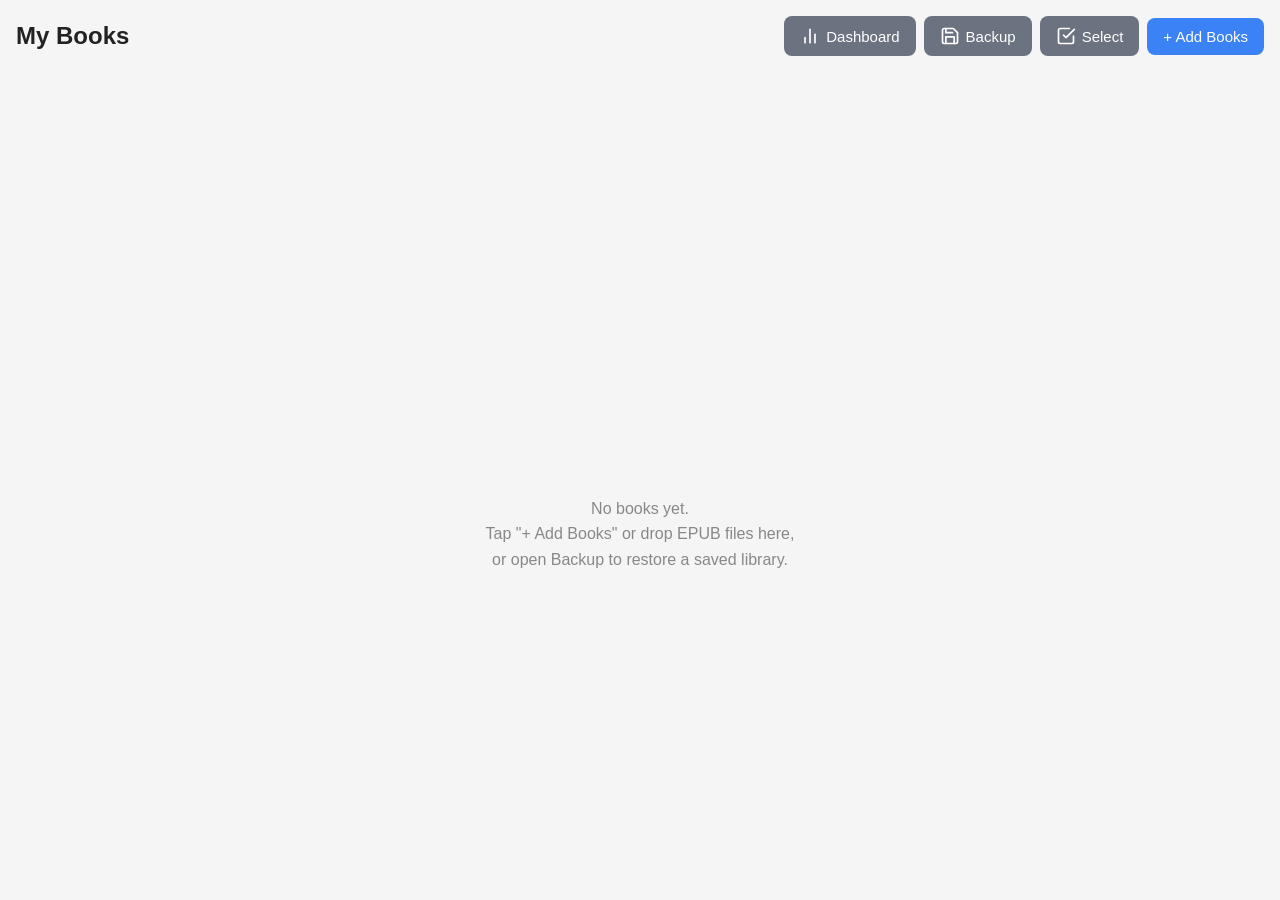
<file: index.html>
<!doctype html>
<html lang="en">
  <head>
    <meta charset="UTF-8" />
    <meta
      name="viewport"
      content="width=device-width, initial-scale=1.0, maximum-scale=1.0, user-scalable=no"
    />
    <meta name="theme-color" content="#1a1a1a" />
    <meta name="description" content="Offline EPUB Reader" />

    <title>My Ebook Reader</title>

    <!-- PWA Manifest -->
    <link rel="manifest" href="manifest.json" />

    <!-- Styles -->
    <link rel="stylesheet" href="css/styles.css" />

    <!-- Libraries -->
    <script src="libs/jszip.min.js"></script>
    <script src="libs/epub.min.js"></script>
    <script src="libs/localforage.min.js"></script>
  </head>
  <body>
    <!-- LIBRARY VIEW  -->
    <!-- Library View -->
    <div id="library-view">
      <header class="header">
        <h1>My Books</h1>
        <div class="header-buttons">
          <a
            href="dashboard.html"
            class="btn btn-secondary btn-iconic"
            title="Dashboard"
            aria-label="Dashboard"
          >
            <span class="btn-ico" data-icon="chart"></span>
            <span class="btn-label">Dashboard</span>
          </a>
          <button
            id="backup-btn"
            class="btn btn-secondary btn-iconic"
            title="Backup"
            aria-label="Backup"
          >
            <span class="btn-ico" data-icon="save"></span>
            <span class="btn-label">Backup</span>
          </button>
          <button
            id="select-mode-btn"
            class="btn btn-secondary btn-iconic"
            title="Select books"
            aria-label="Select books"
          >
            <span class="btn-ico" data-icon="select"></span>
            <span class="btn-label">Select</span>
          </button>
          <button id="add-book-btn" class="btn">
            + Add<span class="hide-sm"> Books</span>
          </button>
          <button
            id="shelf-selected-btn"
            class="btn btn-secondary"
            style="display: none"
          >
            Add to shelf
          </button>
          <button
            id="delete-selected-btn"
            class="btn btn-danger"
            style="display: none"
          >
            Delete Selected
          </button>
        </div>
      </header>

      <div class="select-controls" id="select-controls" style="display: none">
        <label> <input type="checkbox" id="select-all" /> Select All </label>
      </div>

      <input type="file" id="file-input" accept=".epub" multiple hidden />

      <div id="persist-banner" class="persist-banner hidden">
        <span id="persist-text"></span>
        <button class="btn persist-action">Protect library</button>
        <button id="open-backup" class="btn btn-secondary">Back up</button>
        <button
          id="persist-dismiss"
          class="btn-icon"
          data-icon="close"
          aria-label="Dismiss"
        ></button>
      </div>

      <div id="continue-section"></div>

      <div id="filter-bar" class="filter-bar" style="display: none">
        <div class="chips" id="status-chips">
          <button class="chip active" data-status="all" data-label="All">
            All
          </button>
          <button class="chip" data-status="reading" data-label="Reading">
            Reading
          </button>
          <button class="chip" data-status="unread" data-label="Unread">
            Unread
          </button>
          <button class="chip" data-status="finished" data-label="Finished">
            Finished
          </button>
        </div>
        <select id="shelf-filter" aria-label="Shelf"></select>
      </div>

      <div id="book-list" class="book-list"></div>

      <p id="empty-message" class="empty-message" style="display: none">
        No books yet.<br />
        Tap "+ Add Books" or drop EPUB files here,<br />or open Backup to
        restore a saved library.
      </p>
    </div>

    <!--  READER VIEW  -->
    <div id="reader-view" class="hidden">
      <header class="reader-header">
        <button
          id="back-btn"
          class="btn-icon"
          data-icon="back"
          title="Back"
          aria-label="Back"
        ></button>
        <button
          id="drawer-btn"
          class="btn-icon"
          data-icon="menu"
          title="Chapters, bookmarks, images"
          aria-label="Open menu"
        ></button>
        <div id="book-title" class="book-title">Loading...</div>
        <button
          id="menu-btn"
          class="btn-icon"
          data-icon="settings"
          title="Settings"
          aria-label="Settings"
        ></button>
      </header>

      <div id="viewer"></div>

      <div class="reader-controls">
        <button
          id="prev-btn"
          class="btn-icon"
          data-icon="left"
          title="Previous page"
          aria-label="Previous page"
        ></button>
        <div class="progress-wrap">
          <div id="progress-bar"><div id="progress-fill"></div></div>
          <div id="progress-text"></div>
        </div>
        <button
          id="next-btn"
          class="btn-icon"
          data-icon="right"
          title="Next page"
          aria-label="Next page"
        ></button>
      </div>
    </div>

    <!--  Dim and warm overlay: shown only while a book is open (see styles.css)  -->
    <div id="reader-overlay" aria-hidden="true">
      <div id="warm-layer"></div>
      <div id="dim-layer"></div>
    </div>

    <!--  Shown while EPUB files are dragged over the library  -->
    <div id="drop-overlay" class="hidden">Drop EPUB files to add them</div>

    <!--  SIDE DRAWER: chapters, bookmarks (highlights), images  -->
    <div id="drawer-backdrop"></div>
    <aside id="drawer" aria-label="Book menu">
      <div class="drawer-top">
        <button
          id="drawer-close"
          class="btn-icon"
          data-icon="back"
          aria-label="Close menu"
        ></button>
        <div class="drawer-tabs">
          <button class="drawer-tab active" data-tab="chapters">
            Chapters
          </button>
          <button class="drawer-tab" data-tab="bookmarks">Bookmarks</button>
          <button
            class="drawer-tab"
            data-tab="images"
            data-icon="image"
            aria-label="Images"
          ></button>
        </div>
        <button
          id="sort-toc"
          class="btn-icon"
          data-icon="sort"
          title="Reverse order"
          aria-label="Reverse chapter order"
        ></button>
      </div>
      <div class="drawer-body">
        <div id="toc-list" class="drawer-view"></div>
        <div id="hl-list" class="drawer-view hidden"></div>
        <div id="img-list" class="drawer-view hidden"></div>
      </div>
      <div id="drawer-footer"></div>
    </aside>
    <div id="lightbox" class="hidden"><img id="lightbox-img" alt="" /></div>

    <!--  BACKUP PANEL  -->
    <div id="backup-panel" class="settings-panel hidden">
      <div class="settings-content">
        <h2>Backup</h2>
        <p class="backup-help">
          Your books live only in this browser. Export a file to keep a copy or
          move your library to another device.
        </p>
        <div class="storage-box">
          <div class="storage-row">
            <strong>Storage protection</strong>
            <span id="storage-badge" class="storage-badge warn">Checking…</span>
          </div>
          <div id="storage-bar"><div id="storage-fill"></div></div>
          <p id="storage-text" class="backup-help"></p>
          <button class="btn full-width persist-action">
            Protect my library
          </button>
        </div>
        <button id="export-full" class="btn full-width">
          Export everything (books + highlights)
        </button>
        <button id="export-notes" class="btn btn-secondary full-width">
          Export highlights and progress only
        </button>
        <button id="import-btn" class="btn btn-secondary full-width">
          Import backup
        </button>
        <input type="file" id="import-input" accept=".zip" hidden />
        <p id="backup-status"></p>
        <button id="close-backup" class="btn full-width">Close</button>
      </div>
    </div>

    <!--  SETTINGS DRAWER (slides in from the right, like the chapter drawer)  -->
    <div id="settings-backdrop"></div>
    <aside id="settings-drawer" aria-label="Settings">
      <div class="drawer-top">
        <div class="settings-title">Settings</div>
        <button
          id="close-settings"
          class="btn-icon"
          data-icon="close"
          aria-label="Close settings"
        ></button>
      </div>
      <div class="drawer-body">
        <div class="settings-content">
          <h3 class="settings-group">Reading method (this book)</h3>

          <div class="setting-item">
            <div class="theme-buttons">
              <button class="theme-btn read-preset" data-preset="english">
                English reading
              </button>
              <button class="theme-btn read-preset" data-preset="japanese">
                Japanese reading
              </button>
            </div>
          </div>

          <div class="setting-item">
            <label for="read-mode">Turning pages</label>
            <select id="read-mode">
              <option value="paged">Swipe pages</option>
              <option value="scroll">Scroll</option>
            </select>
          </div>

          <div class="setting-item">
            <label for="read-style">Text direction</label>
            <select id="read-style">
              <option value="">Book's own</option>
              <option value="horizontal">Horizontal (English style)</option>
              <option value="vertical">Vertical (Japanese style)</option>
            </select>
          </div>

          <div class="setting-item">
            <label for="page-dir">Swipe to go forward</label>
            <select id="page-dir">
              <option value="auto">Automatic</option>
              <option value="ltr">Swipe left (English style)</option>
              <option value="rtl">Swipe right (Japanese style)</option>
            </select>
            <p id="read-hint" class="backup-help"></p>
          </div>

          <h3 class="settings-group">Text</h3>

          <div class="setting-item">
            <label>Font Size</label>
            <div class="font-controls">
              <button id="font-decrease" class="btn">A-</button>
              <span id="font-size-value">100%</span>
              <button id="font-increase" class="btn">A+</button>
            </div>
          </div>

          <div class="setting-item">
            <label for="font-family-select">Font</label>
            <select id="font-family-select">
              <option value="original">Book's own font</option>
              <option value="serif">Serif</option>
              <option value="sans">Sans-serif</option>
              <option value="mono">Monospace</option>
            </select>
          </div>

          <div class="setting-item">
            <label for="line-height-select">Line spacing</label>
            <select id="line-height-select">
              <option value="0">Book's own</option>
              <option value="1.3">Compact</option>
              <option value="1.5">Normal</option>
              <option value="1.8">Relaxed</option>
              <option value="2.1">Wide</option>
            </select>
          </div>

          <h3 class="settings-group">Look</h3>

          <div class="setting-item">
            <label>Theme</label>
            <div class="theme-buttons">
              <button class="theme-btn" data-theme="light">Light</button>
              <button class="theme-btn" data-theme="dark">Dark</button>
              <button class="theme-btn" data-theme="sepia">Sepia</button>
            </div>
          </div>

          <div class="setting-item">
            <label for="dim-range"
              >Dim screen <span id="dim-value">0%</span></label
            >
            <input
              type="range"
              id="dim-range"
              min="0"
              max="70"
              step="5"
              value="0"
            />
          </div>

          <div class="setting-item">
            <label for="warm-range"
              >Warm tint (night reading) <span id="warm-value">0%</span></label
            >
            <input
              type="range"
              id="warm-range"
              min="0"
              max="80"
              step="5"
              value="0"
            />
          </div>

          <h3 class="settings-group">Other</h3>

          <div class="setting-item">
            <label
              ><input type="checkbox" id="keep-awake" /> Keep screen awake while
              reading</label
            >
          </div>
        </div>
      </div>
    </aside>

    <!-- Highlight color bar -->
    <div id="hl-bar" class="hidden">
      <span id="hl-colors"></span>
      <input type="color" id="hl-custom" value="#a855f7" title="Custom color" />
      <button
        id="hl-note"
        class="hl-act"
        data-icon="note"
        title="Add or edit note"
        aria-label="Note"
      ></button>
      <button
        id="hl-delete"
        class="hl-act danger"
        data-icon="trash"
        title="Remove highlight"
        aria-label="Remove highlight"
      ></button>
      <button
        id="hl-cancel"
        class="hl-act"
        data-icon="close"
        title="Close"
        aria-label="Close"
      ></button>
    </div>

    <!-- New version prompt -->
    <div id="update-toast" class="hidden" role="status">
      <span>New version available</span>
      <button id="update-reload" class="btn">Reload</button>
      <button
        id="update-dismiss"
        class="btn-icon"
        data-icon="close"
        aria-label="Dismiss"
      ></button>
    </div>

    <!-- Main App Logic -->
    <script src="js/icons.js"></script>
    <script src="js/app.js"></script>
    <script src="js/highlights.js"></script>
    <script src="js/backup.js"></script>
    <script src="js/toc.js"></script>
    <script src="js/storage.js"></script>
    <script src="js/library.js"></script>
    <script src="js/stats.js"></script>
    <script src="js/language.js"></script>
    <script src="js/prepare.js"></script>
    <script src="js/scrollnav.js"></script>
  </body>
</html>
</file>
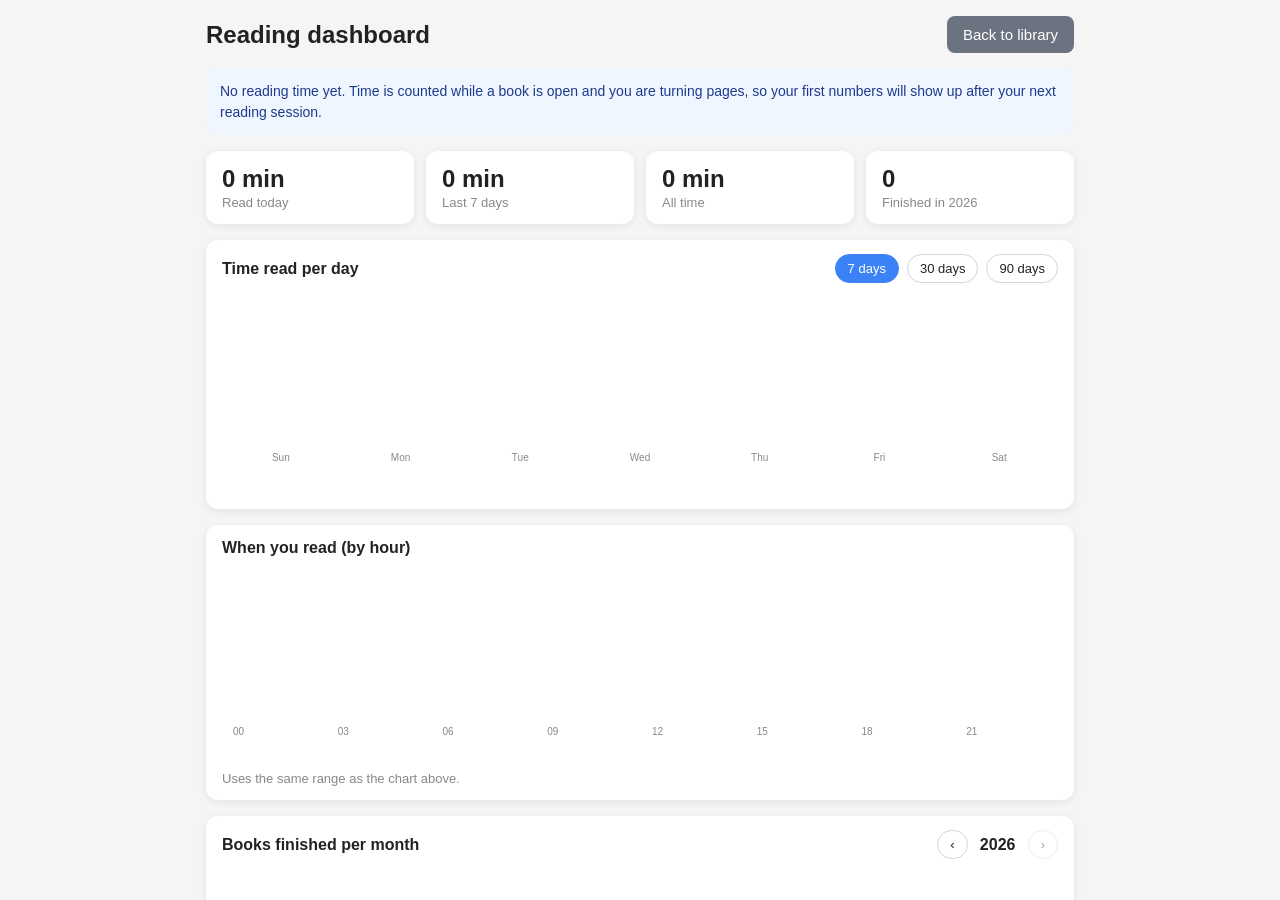
<file: dashboard.html>
<!doctype html>
<html lang="en">
  <head>
    <meta charset="UTF-8" />
    <meta name="viewport" content="width=device-width, initial-scale=1.0" />
    <meta name="theme-color" content="#1a1a1a" />
    <title>Reading dashboard</title>
    <link rel="manifest" href="manifest.json" />
    <link rel="stylesheet" href="css/styles.css" />
    <script src="libs/localforage.min.js"></script>
  </head>
  <body>
    <div class="dash-page">
      <div class="dash-top">
        <h1>Reading dashboard</h1>
        <a href="index.html" class="btn btn-secondary">Back to library</a>
      </div>

      <p id="dash-empty" class="dash-empty hidden">
        No reading time yet. Time is counted while a book is open and you are
        turning pages, so your first numbers will show up after your next
        reading session.
      </p>

      <div class="dash-stats">
        <div class="dash-card">
          <div class="dash-num" id="stat-today">0 min</div>
          <div class="dash-sub">Read today</div>
        </div>
        <div class="dash-card">
          <div class="dash-num" id="stat-week">0 min</div>
          <div class="dash-sub">Last 7 days</div>
        </div>
        <div class="dash-card">
          <div class="dash-num" id="stat-total">0 min</div>
          <div class="dash-sub">All time</div>
        </div>
        <div class="dash-card">
          <div class="dash-num" id="stat-finished">0</div>
          <div class="dash-sub" id="stat-finished-label">
            Finished this year
          </div>
        </div>
      </div>

      <div class="dash-card">
        <div class="dash-head">
          <h2>Time read per day</h2>
          <div class="chips" id="range-chips">
            <button class="chip active" data-days="7">7 days</button>
            <button class="chip" data-days="30">30 days</button>
            <button class="chip" data-days="90">90 days</button>
          </div>
        </div>
        <div id="chart-days" class="dash-chart"></div>
        <div id="readout-days" class="dash-readout"></div>
      </div>

      <div class="dash-card">
        <div class="dash-head">
          <h2>When you read (by hour)</h2>
        </div>
        <div id="chart-hours" class="dash-chart"></div>
        <div id="readout-hours" class="dash-readout"></div>
        <div class="dash-sub">Uses the same range as the chart above.</div>
      </div>

      <div class="dash-card">
        <div class="dash-head">
          <h2>Books finished per month</h2>
          <div class="chips">
            <button id="year-prev" class="chip" aria-label="Previous year">
              &lsaquo;
            </button>
            <span id="year-label" class="dash-year"></span>
            <button id="year-next" class="chip" aria-label="Next year">
              &rsaquo;
            </button>
          </div>
        </div>
        <div id="chart-months" class="dash-chart"></div>
        <div id="readout-months" class="dash-readout"></div>
        <ul id="finished-list" class="dash-list"></ul>
      </div>
    </div>

    <script src="js/dashboard.js"></script>
  </body>
</html>
</file>
<file: css/styles.css>
/* Reset and Base */
* {
  margin: 0;
  padding: 0;
  box-sizing: border-box;
}

body {
  font-family:
    -apple-system, BlinkMacSystemFont, "Segoe UI", Roboto, Helvetica, Arial,
    sans-serif;
  background-color: #f5f5f5;
  color: #222;
  height: 100vh;
  height: 100dvh; /* phones: 100vh is taller than the visible screen */
  overflow: hidden;
}

.hidden {
  display: none !important;
}

/* Buttons */
.btn {
  background-color: #3b82f6;
  color: white;
  border: none;
  padding: 10px 16px;
  border-radius: 8px;
  font-size: 15px;
  cursor: pointer;
  transition: background 0.2s;
}

.btn:hover {
  background-color: #2563eb;
}

.btn-icon {
  background: none;
  border: none;
  font-size: 24px;
  cursor: pointer;
  padding: 8px 12px;
  color: inherit;
}

.full-width {
  width: 100%;
  margin-top: 20px;
}

/* LIBRARY VIEW  */
#library-view {
  height: 100vh;
  height: 100dvh; /* phones: 100vh is taller than the visible screen */
  display: flex;
  flex-direction: column;
  padding: 16px;
}

.header {
  display: flex;
  justify-content: space-between;
  align-items: center;
  margin-bottom: 20px;
}

.header h1 {
  font-size: 24px;
  font-weight: 600;
}

.book-list {
  display: grid;
  grid-template-columns: repeat(auto-fill, minmax(160px, 1fr));
  gap: 16px;
  overflow-y: auto;
  flex: 1;
  padding-bottom: 20px;
}

.book-card {
  position: relative;
  padding-right: 36px;
  background: white;
  border-radius: 12px;
  padding: 16px;
  box-shadow: 0 2px 8px rgba(0, 0, 0, 0.08);
  cursor: pointer;
  transition:
    transform 0.15s,
    box-shadow 0.15s;
}

.book-card:hover {
  transform: translateY(-3px);
  box-shadow: 0 6px 16px rgba(0, 0, 0, 0.12);
}

.book-info h3 {
  font-size: 15px;
  margin-bottom: 6px;
  line-height: 1.3;
}

.book-info p {
  font-size: 13px;
  color: #666;
}

.delete-btn {
  position: absolute;
  top: 8px;
  right: 8px;
  background: #ef4444;
  color: white;
  border: none;
  width: 24px;
  height: 24px;
  border-radius: 50%;
  font-size: 12px;
  cursor: pointer;
  display: none;
}

.book-card:hover .delete-btn {
  display: flex;
  align-items: center;
  justify-content: center;
}

.empty-message {
  text-align: center;
  color: #888;
  margin: auto 0; /* centers it in the free space of the flex column */
  padding: 12vh 16px 0; /* nudges it a little below the middle */
  font-size: 16px;
  line-height: 1.6;
}

/* READER VIEW  */
#reader-view {
  height: 100vh;
  height: 100dvh; /* phones: 100vh is taller than the visible screen */
  display: flex;
  flex-direction: column;
}

.reader-header {
  display: flex;
  align-items: center;
  padding: 8px 12px;
  background: #fafafa;
  border-bottom: 1px solid #e5e5e5;
  gap: 8px;
}

.book-title {
  flex: 1;
  font-size: 15px;
  font-weight: 500;
  white-space: nowrap;
  overflow: hidden;
  text-overflow: ellipsis;
  text-align: center;
}

/* Epub.js iframe styling */
#viewer {
  flex: 1;
  width: 100%;
  height: 100%;
  min-height: 0;
  overflow: hidden;
  background: white;
  position: relative;
}

#viewer:not(.scroll-mode) iframe {
  border: none !important;
  width: 100% !important;
  height: 100% !important;
}
/* scroll mode: every chapter is as tall as its text, so the page can scroll */
#viewer.scroll-mode iframe {
  border: none !important;
}

.reader-controls {
  display: flex;
  align-items: center;
  padding: 10px 16px;
  background: #fafafa;
  border-top: 1px solid #e5e5e5;
  gap: 12px;
}

#progress-bar {
  flex: 1;
  height: 4px;
  background: #e5e5e5;
  border-radius: 2px;
  overflow: hidden;
}

#progress-fill {
  height: 100%;
  background: #3b82f6;
  width: 0%;
  transition: width 0.2s;
}

/* SETTINGS PANEL */
.settings-panel {
  position: fixed;
  top: 0;
  left: 0;
  right: 0;
  bottom: 0;
  background: rgba(0, 0, 0, 0.5);
  display: flex;
  align-items: flex-end;
  justify-content: center;
  z-index: 100;
}

.settings-content {
  background: white;
  width: 100%;
  max-width: 420px;
  border-radius: 16px 16px 0 0;
  padding: 24px;
  max-height: 70vh;
  overflow-y: auto;
}

.settings-content h2 {
  margin-bottom: 20px;
  font-size: 20px;
}

.setting-item {
  margin-bottom: 20px;
}

.setting-item label {
  display: block;
  font-size: 14px;
  color: #666;
  margin-bottom: 8px;
}

.font-controls {
  display: flex;
  align-items: center;
  gap: 12px;
}

.font-controls .btn {
  padding: 8px 14px;
}

#font-size-value {
  min-width: 50px;
  text-align: center;
  font-weight: 500;
}

.theme-buttons {
  display: flex;
  gap: 10px;
}

.theme-btn {
  flex: 1;
  padding: 10px;
  border: 1px solid #ddd;
  border-radius: 8px;
  background: white;
  cursor: pointer;
  font-size: 14px;
}

.theme-btn:hover {
  border-color: #3b82f6;
}

/* THEMES  */
body.theme-dark {
  background-color: #121212;
  color: #e0e0e0;
}

body.theme-dark #library-view,
body.theme-dark #reader-view {
  background-color: #121212;
}

body.theme-dark .header,
body.theme-dark .reader-header,
body.theme-dark .reader-controls {
  background-color: #1e1e1e;
  border-color: #333;
}

body.theme-dark .book-card {
  background-color: #1e1e1e;
  color: #e0e0e0;
}

body.theme-dark .book-info p {
  color: #aaa;
}

body.theme-dark .settings-content {
  background-color: #1e1e1e;
  color: #e0e0e0;
}

body.theme-dark .theme-btn {
  background-color: #2a2a2a;
  border-color: #444;
  color: #e0e0e0;
}

body.theme-sepia {
  background-color: #f4ecd8;
  color: #5b4636;
}

body.theme-sepia #reader-view {
  background-color: #f4ecd8;
}

body.theme-sepia .reader-header,
body.theme-sepia .reader-controls {
  background-color: #ebe3c7;
  border-color: #d6cbb0;
}

/* MOBILE IMPROVEMENTS */
@media (max-width: 600px) {
  .book-list {
    grid-template-columns: repeat(auto-fill, minmax(140px, 1fr));
  }

  .header h1 {
    font-size: 20px;
  }

  .settings-content {
    padding: 20px 16px;
  }
}

/* header buttons */

.header-buttons {
  display: flex;
  gap: 8px;
  align-items: center;
}

.btn-secondary {
  background-color: #6b7280;
}

.btn-secondary:hover {
  background-color: #4b5563;
}

.btn-danger {
  background-color: #ef4444;
}

.btn-danger:hover {
  background-color: #dc2626;
}

.select-controls {
  margin-bottom: 12px;
  font-size: 14px;
}

.book-checkbox {
  position: absolute;
  top: 12px;
  right: 12px;
  width: 18px;
  height: 18px;
  z-index: 2;
  cursor: pointer;
  accent-color: #3b82f6;
}

.book-checkbox:hover {
  outline: none;
  box-shadow: none;
}

.delete-btn {
  position: absolute;
  top: 9px;
  right: 9px;
  background: #ef4444;
  color: white;
  border: none;
  width: 26px;
  height: 26px;
  border-radius: 50%;
  font-size: 14px;
  cursor: pointer;
  display: none;
  align-items: center;
  justify-content: center;
  z-index: 2;
  transition: background 0.2s;
}

.delete-btn:hover {
  background: #dc2626;
}

.book-card:hover .delete-btn {
  display: flex;
}

/* progress + continue reading */
.progress-wrap {
  flex: 1;
}
#progress-text {
  font-size: 12px;
  color: #888;
  text-align: center;
  margin-top: 4px;
}
.section-label {
  font-size: 14px;
  color: #888;
  margin-bottom: 8px;
  font-weight: 500;
}
.continue-card {
  margin-bottom: 20px;
  max-width: 420px;
}
.book-meta {
  font-size: 12px;
  color: #888;
  margin-top: 8px;
}
.card-progress {
  height: 3px;
  background: #e5e5e5;
  border-radius: 2px;
  margin-top: 6px;
  overflow: hidden;
}
.card-progress div {
  height: 100%;
  background: #3b82f6;
}
.book-checkbox {
  display: none;
}
.select-mode .book-checkbox {
  display: block;
}
.select-mode .delete-btn {
  display: none !important;
}

/* highlight color bar */
#hl-bar {
  position: fixed;
  left: 50%;
  bottom: 70px;
  transform: translateX(-50%);
  z-index: 120;
  display: flex;
  align-items: center;
  gap: 10px;
  padding: 8px 14px;
  background: #fff;
  border-radius: 999px;
  box-shadow: 0 4px 16px rgba(0, 0, 0, 0.25);
}
#hl-colors {
  display: flex;
  gap: 8px;
}
.hl-dot {
  width: 28px;
  height: 28px;
  border-radius: 50%;
  border: 2px solid #fff;
  box-shadow: 0 0 0 1px #ccc;
  cursor: pointer;
}
.hl-act {
  background: none;
  border: none;
  font-size: 18px;
  cursor: pointer;
}
body.theme-dark #hl-bar {
  background: #2a2a2a;
}

#hl-custom {
  width: 28px;
  height: 28px;
  border: none;
  padding: 0;
  background: none;
  cursor: pointer;
}

/* highlights list */
.note-row {
  position: relative;
  padding: 10px 36px 10px 12px;
  margin-bottom: 8px;
  border: 1px solid #e5e5e5;
  border-radius: 8px;
  cursor: pointer;
}
.note-text {
  font-size: 14px;
  line-height: 1.4;
}
.note-sub {
  font-size: 12px;
  color: #888;
  margin-top: 4px;
}
.note-del {
  position: absolute;
  top: 8px;
  right: 8px;
  background: none;
  border: none;
  color: #ef4444;
  cursor: pointer;

  font-size: 14px;
}
.notes-empty {
  color: #888;
  text-align: center;
  padding: 20px 0;
  font-size: 14px;
}
body.theme-dark .note-row {
  border-color: #444;
}

/* Bookmarks */
.btn-icon svg {
  display: block;
}

/* empty library: let the message use the free space instead of an empty grid */
.book-list:empty {
  display: none;
}

/* header wraps on narrow screens */
.header {
  flex-wrap: wrap;
  gap: 10px;
}
.header-buttons {
  flex-wrap: wrap;
}

/* backup panel */
.backup-help {
  font-size: 13px;
  color: #888;
  line-height: 1.5;
}
#backup-status {
  font-size: 13px;
  color: #888;
  text-align: center;
  margin-top: 12px;
  min-height: 18px;
}
.settings-content button:disabled {
  opacity: 0.5;
}

/* library header should blend into the page in dark mode */
body.theme-dark .header {
  background-color: transparent;
  border-color: transparent;
}

/* icons */
.icon {
  width: 22px;
  height: 22px;
  display: block;
}

.hl-act {
  display: inline-flex;
  align-items: center;
  justify-content: center;
  width: 36px;
  height: 36px;
  border-radius: 50%;
  color: inherit;
}
.hl-act:hover {
  background: rgba(128, 128, 128, 0.18);
}
.hl-act.danger {
  color: #ef4444;
}
.hl-act .icon {
  width: 20px;
  height: 20px;
}

.note-edit,
.note-del {
  width: 28px;
  height: 28px;
  display: flex;
  align-items: center;
  justify-content: center;
  border-radius: 6px;
}
.note-edit:hover,
.note-del:hover {
  background: rgba(128, 128, 128, 0.18);
}
.note-edit .icon,
.note-del .icon {
  width: 16px;
  height: 16px;
}

.note-body {
  display: flex;
  gap: 6px;
  align-items: flex-start;
}
.note-body .icon {
  width: 14px;
  height: 14px;
  flex-shrink: 0;
  margin-top: 3px;
}

.delete-btn .icon {
  width: 14px;
  height: 14px;
}

/* side drawer */
#drawer-backdrop {
  position: fixed;
  inset: 0;
  background: rgba(0, 0, 0, 0.5);
  z-index: 109;
  opacity: 0;
  pointer-events: none;
  transition: opacity 0.2s;
}
#drawer-backdrop.show {
  opacity: 1;
  pointer-events: auto;
}

#drawer {
  position: fixed;
  top: 0;
  left: 0;
  bottom: 0;
  width: min(88vw, 380px);
  background: #f0f0f0;
  color: #222;
  z-index: 110;
  display: flex;
  flex-direction: column;
  transform: translateX(-100%);
  visibility: hidden;
  transition:
    transform 0.25s ease,
    visibility 0s 0.25s;
  box-shadow: 2px 0 16px rgba(0, 0, 0, 0.3);
}
#drawer.open {
  transform: translateX(0);
  visibility: visible;
  transition: transform 0.25s ease;
}

.drawer-top {
  display: flex;
  align-items: center;
  border-bottom: 1px solid #ddd;
}
.drawer-tabs {
  display: flex;
  flex: 1;
}
.drawer-tab {
  flex: 1;
  padding: 14px 4px;
  background: none;
  border: none;
  border-bottom: 3px solid transparent;
  color: #777;
  font-size: 15px;
  cursor: pointer;
  display: flex;
  align-items: center;
  justify-content: center;
}
.drawer-tab.active {
  color: inherit;
  border-bottom-color: #f59e0b;
}
.drawer-tab .icon {
  width: 20px;
  height: 20px;
}

.drawer-body {
  flex: 1;
  overflow-y: auto;
  position: relative;
}
#hl-list {
  padding: 10px;
}
#drawer-footer {
  padding: 10px 14px;
  border-top: 1px solid #ddd;
  font-size: 13px;
  color: #666;
  white-space: nowrap;
  overflow: hidden;
  text-overflow: ellipsis;
}

.toc-row {
  padding: 14px 16px;
  border-bottom: 1px dashed #ccc;
  cursor: pointer;
  font-size: 15px;
  line-height: 1.35;
}
.toc-row:hover {
  background: rgba(59, 130, 246, 0.08);
}
.toc-row.current {
  background: rgba(245, 158, 11, 0.15);
  font-weight: 600;
  border-left: 4px solid #f59e0b;
}

.img-grid {
  display: grid;
  grid-template-columns: repeat(auto-fill, minmax(100px, 1fr));
  gap: 6px;
  padding: 8px;
}
.img-grid img {
  width: 100%;
  aspect-ratio: 1;
  object-fit: cover;
  border-radius: 6px;
  cursor: pointer;
  background: #ddd;
}
#img-more {
  width: calc(100% - 16px);
  margin: 8px;
}

#lightbox {
  position: fixed;
  inset: 0;
  background: rgba(0, 0, 0, 0.9);
  z-index: 200;
  display: flex;
  align-items: center;
  justify-content: center;
}
#lightbox img {
  max-width: 100%;
  max-height: 100%;
}

body.theme-dark #drawer {
  background: #1e1e1e;
  color: #e0e0e0;
}
body.theme-dark .drawer-top,
body.theme-dark #drawer-footer,
body.theme-dark .toc-row {
  border-color: #333;
}
body.theme-dark #drawer-footer {
  color: #aaa;
}

.note-row {
  padding-right: 72px;
}
.note-edit {
  position: absolute;
  top: 8px;
  right: 38px;
  background: none;
  border: none;
  color: inherit;
  cursor: pointer;
  opacity: 0.7;
}
.note-body {
  margin-top: 6px;
  font-size: 13px;
  font-style: italic;
  opacity: 0.85;
}

#hl-bar {
  max-width: calc(100vw - 16px);
  flex-wrap: wrap;
  justify-content: center;
  border-radius: 24px; /* a full pill shape looks odd once it wraps */
}

/* new version prompt */
#update-toast {
  position: fixed;
  top: calc(env(safe-area-inset-top, 0px) + 8px);
  left: 50%;
  transform: translateX(-50%);
  z-index: 300;
  display: flex;
  align-items: center;
  gap: 10px;
  padding: 8px 8px 8px 16px;
  background: #1f2937;
  color: #fff;
  border-radius: 12px;
  box-shadow: 0 4px 16px rgba(0, 0, 0, 0.35);
  font-size: 14px;
  max-width: calc(100vw - 16px);
}
#update-toast .btn {
  padding: 6px 12px;
  font-size: 14px;
}
#update-toast .btn-icon {
  padding: 4px;
  color: #fff;
}
#update-toast .icon {
  width: 18px;
  height: 18px;
}

/* library cards: the cover takes 90% of the card, the title the bottom 10% */
.book-list {
  /* as many columns as fit (tiles at least 160px wide), then the tiles stretch to use the full width */
  grid-template-columns: repeat(auto-fill, minmax(160px, 1fr));
  scrollbar-width: none; /* hide the scrollbar, scrolling still works */
  -ms-overflow-style: none;
  grid-auto-rows: max-content; /* rows keep their size, however many books there are */
  align-content: start;
  align-items: stretch; /* every card in a row grows to the tallest title */
  gap: 18px; /* space so a card that pops up never touches its neighbours */
  padding: 10px 10px 24px; /* room for the pop-up so it isn't clipped at the edges */
}
.book-list .book-card {
  position: relative;
  display: grid;
  grid-template-rows: auto 1fr; /* cover on top, title takes whatever height it needs */
  padding: 0;
  overflow: hidden;
  transition:
    transform 0.18s ease,
    box-shadow 0.18s ease;
}
.book-list .book-card:hover {
  transform: none;
}
@media (hover: hover) {
  .book-list .book-card:hover {
    transform: translateY(-4px) scale(1.05);
    box-shadow: 0 10px 22px rgba(0, 0, 0, 0.35);
    z-index: 2;
  }
}
.book-list .book-card:active {
  transform: scale(0.97);
}

.cover-wrap {
  position: relative;
  min-height: 0;
  aspect-ratio: 2 / 3;
}
.cover {
  display: block;
  width: 100%;
  height: 100%;
  object-fit: contain; /* show the whole cover, never crop it */
  margin: 0;
  border-radius: 0;
  background: #e5e7eb;
}
.cover-empty {
  display: flex;
  align-items: center;
  justify-content: center;
  font-size: 44px;
  font-weight: 600;
  color: #9ca3af;
}
.book-list .book-card .book-info {
  display: flex;
  align-items: flex-start;
  min-height: 0;
  padding: 7px 8px 9px;
}
.book-list .book-card .book-info h3 {
  display: block;
  width: 100%;
  min-width: 0;
  margin: 0;
  font-size: 12px;
  line-height: 1.25;
  white-space: normal; /* wrap onto more lines */
  overflow-wrap: anywhere; /* very long words wrap too */
}
.cover-wrap .card-progress {
  position: absolute;
  left: 0;
  right: 0;
  bottom: 0;
  height: 4px;
  margin: 0;
  border-radius: 0;
  background: rgba(0, 0, 0, 0.35);
}

.book-list::-webkit-scrollbar {
  display: none;
}

/* phones: smaller tiles, so a 360px screen gets 3 columns (use 140px for 2 bigger columns) */
@media (max-width: 600px) {
  .book-list {
    grid-template-columns: repeat(auto-fill, minmax(105px, 1fr));
    gap: 12px;
    padding: 8px 8px 24px;
  }
  .book-list .book-card .book-info {
    padding: 6px 6px 8px;
  }
  .book-list .book-card .book-info h3 {
    font-size: 11px;
  }
}

/* continue reading card (wide, cover on the left) */
.continue-card {
  display: flex;
  flex-direction: row;
  align-items: center;
  gap: 14px;
  padding: 12px;
}
.continue-card .cover-wrap {
  width: 84px;
  flex-shrink: 0;
  border-radius: 6px;
  overflow: hidden;
}
.continue-card .cover {
  height: auto;
  aspect-ratio: 2 / 3;
}
.continue-card .book-info {
  flex: 1;
  min-width: 0;
  padding: 0;
}
.continue-card .book-info h3 {
  font-size: 15px;
}
body.theme-dark .cover {
  background: #2a2a2a;
}

/* reading settings */
.settings-content select {
  width: 100%;
  padding: 10px;
  border: 1px solid #ddd;
  border-radius: 8px;
  background: inherit;
  color: inherit;
  font-size: 15px;
}
body.theme-dark .settings-content select {
  background: #2a2a2a;
  border-color: #444;
}
.setting-item input[type="checkbox"] {
  margin-right: 8px;
}

/* ===== filters, shelves, finished books, storage, overlay, dashboard ===== */

a.btn {
  text-decoration: none;
  display: inline-block;
}

/* status chips + shelf filter */
.filter-bar {
  display: flex;
  flex-wrap: wrap;
  align-items: center;
  gap: 10px;
  margin: 4px 10px 12px;
}
.chips {
  display: flex;
  flex-wrap: wrap;
  align-items: center;
  gap: 8px;
}
.chip {
  border: 1px solid #d4d4d8;
  background: #fff;
  color: inherit;
  padding: 6px 12px;
  border-radius: 999px;
  font-size: 13px;
  cursor: pointer;
}
.chip:disabled {
  opacity: 0.4;
  cursor: default;
}
.chip.active {
  background: #3b82f6;
  border-color: #3b82f6;
  color: #fff;
}
.chip[data-status="finished"].active {
  background: linear-gradient(135deg, #f9dc7a, #d4a017);
  border-color: #d4a017;
  color: #3b2a00;
}
#shelf-filter {
  padding: 6px 10px;
  border: 1px solid #d4d4d8;
  border-radius: 999px;
  background: #fff;
  color: inherit;
  font-size: 13px;
  max-width: 100%;
}
body.theme-dark .chip,
body.theme-dark #shelf-filter {
  background: #2a2a2a;
  border-color: #444;
  color: #e0e0e0;
}
body.theme-dark .chip.active {
  background: #3b82f6;
  border-color: #3b82f6;
  color: #fff;
}
body.theme-dark .chip[data-status="finished"].active {
  background: linear-gradient(135deg, #f9dc7a, #d4a017);
  border-color: #d4a017;
  color: #3b2a00;
}
.filter-empty {
  grid-column: 1 / -1;
  text-align: center;
  color: #888;
  padding: 40px 0;
}

/* finished books: gold ring, brighter glow on hover */
.book-list .book-card.finished {
  box-shadow:
    0 0 0 2px #e0b030,
    0 0 14px 2px rgba(255, 200, 60, 0.45);
  transition:
    transform 0.18s ease,
    box-shadow 0.25s ease;
}
@media (hover: hover) {
  .book-list .book-card.finished:hover {
    box-shadow:
      0 0 0 2px #ffd86b,
      0 0 26px 8px rgba(255, 210, 70, 0.85),
      0 0 60px 14px rgba(255, 190, 40, 0.35);
  }
}
.finished-badge {
  position: absolute;
  top: 8px;
  left: 8px;
  z-index: 2;
  background: linear-gradient(135deg, #f9dc7a, #d4a017);
  color: #3b2a00;
  font-size: 11px;
  font-weight: 700;
  letter-spacing: 0.2px;
  padding: 3px 8px;
  border-radius: 999px;
  box-shadow: 0 1px 4px rgba(0, 0, 0, 0.35);
  pointer-events: none;
}

/* shelf button on a card (sits under the delete button, shows on hover) */
.shelf-btn {
  position: absolute;
  top: 41px;
  right: 9px;
  width: 26px;
  height: 26px;
  border: none;
  border-radius: 50%;
  background: rgba(0, 0, 0, 0.6);
  color: #fff;
  cursor: pointer;
  display: none;
  align-items: center;
  justify-content: center;
  z-index: 2;
}
.shelf-btn svg {
  width: 14px;
  height: 14px;
}
.book-card:hover .shelf-btn {
  display: flex;
}
.select-mode .shelf-btn {
  display: none !important;
}

/* storage warning banner + backup panel box */
.persist-banner {
  display: flex;
  align-items: center;
  flex-wrap: wrap;
  gap: 10px;
  background: #fff7e0;
  border: 1px solid #f0d58a;
  color: #5b4300;
  border-radius: 10px;
  padding: 10px 12px;
  margin-bottom: 12px;
  font-size: 14px;
}
.persist-banner span {
  flex: 1;
  min-width: 200px;
}
.persist-banner .btn {
  padding: 6px 12px;
  font-size: 14px;
}
body.theme-dark .persist-banner {
  background: #2d2610;
  border-color: #5a4a16;
  color: #f3dc9a;
}
.storage-box {
  background: #f4f4f5;
  border-radius: 10px;
  padding: 12px;
  margin-bottom: 8px;
}
body.theme-dark .storage-box {
  background: #2a2a2a;
}
.storage-row {
  display: flex;
  justify-content: space-between;
  align-items: center;
  gap: 8px;
  margin-bottom: 8px;
  font-size: 14px;
}
.storage-badge {
  font-size: 12px;
  font-weight: 600;
  padding: 3px 9px;
  border-radius: 999px;
}
.storage-badge.ok {
  background: #dcfce7;
  color: #166534;
}
.storage-badge.warn {
  background: #fef3c7;
  color: #92400e;
}
#storage-bar {
  height: 6px;
  background: #d4d4d8;
  border-radius: 3px;
  overflow: hidden;
}
#storage-fill {
  height: 100%;
  width: 0;
  background: #3b82f6;
}
#storage-text {
  margin-top: 8px;
}

/* drop zone shown while dragging files over the library */
#drop-overlay {
  position: fixed;
  inset: 0;
  z-index: 400;
  display: flex;
  align-items: center;
  justify-content: center;
  background: rgba(59, 130, 246, 0.18);
  border: 4px dashed #3b82f6;
  color: #1d4ed8;
  font-size: 22px;
  font-weight: 600;
  pointer-events: none;
}
body.theme-dark #drop-overlay {
  color: #93c5fd;
}

/* dim and warm overlay, only while a book is open */
#reader-overlay {
  display: none;
  position: fixed;
  inset: 0;
  z-index: 50;
  pointer-events: none;
}
#reader-view:not(.hidden) ~ #reader-overlay {
  display: block;
}
#warm-layer {
  position: absolute;
  inset: 0;
  background: #ff9a3c;
  mix-blend-mode: multiply;
  opacity: var(--warm, 0);
}
#dim-layer {
  position: absolute;
  inset: 0;
  background: #000;
  opacity: var(--dim, 0);
}
.setting-item input[type="range"] {
  width: 100%;
}
.setting-item label span {
  float: right;
  color: #888;
}

/* dashboard page */
.dash-page {
  height: 100vh;
  height: 100dvh;
  overflow-y: auto;
  max-width: 900px;
  margin: 0 auto;
  padding: 16px;
}
.dash-top {
  display: flex;
  align-items: center;
  justify-content: space-between;
  flex-wrap: wrap;
  gap: 10px;
  margin-bottom: 16px;
}
.dash-top h1 {
  font-size: 24px;
  font-weight: 600;
}
.dash-empty {
  background: #eff6ff;
  color: #1e3a8a;
  border-radius: 10px;
  padding: 12px 14px;
  margin-bottom: 16px;
  font-size: 14px;
  line-height: 1.5;
}
.dash-stats {
  display: grid;
  grid-template-columns: repeat(auto-fit, minmax(150px, 1fr));
  gap: 12px;
  margin-bottom: 16px;
}
.dash-card {
  background: #fff;
  border-radius: 12px;
  padding: 14px 16px;
  box-shadow: 0 2px 8px rgba(0, 0, 0, 0.08);
  margin-bottom: 16px;
}
.dash-stats .dash-card {
  margin-bottom: 0;
}
.dash-num {
  font-size: 24px;
  font-weight: 700;
}
.dash-sub {
  font-size: 13px;
  color: #888;
  margin-top: 2px;
}
.dash-head {
  display: flex;
  align-items: center;
  justify-content: space-between;
  flex-wrap: wrap;
  gap: 10px;
  margin-bottom: 14px;
}
.dash-head h2 {
  font-size: 16px;
}
.dash-year {
  font-weight: 600;
  min-width: 44px;
  text-align: center;
}
.dash-chart {
  display: flex;
  align-items: flex-end;
  gap: 2px;
  height: 170px;
}
.dash-col {
  flex: 1;
  min-width: 0;
  height: 100%;
  display: flex;
  flex-direction: column;
  cursor: pointer;
}
.dash-bar-wrap {
  flex: 1;
  display: flex;
  align-items: flex-end;
}
.dash-bar {
  width: 100%;
  background: #3b82f6;
  border-radius: 3px 3px 0 0;
}
.dash-bar.green {
  background: #10b981;
}
.dash-bar.gold {
  background: linear-gradient(#f9dc7a, #d4a017);
}
.dash-lab {
  height: 18px;
  display: flex;
  justify-content: center;
  padding-top: 3px;
  font-size: 10px;
  color: #888;
  white-space: nowrap;
}
.dash-readout {
  min-height: 20px;
  margin-top: 8px;
  font-size: 13px;
  color: #666;
}
.dash-list {
  margin: 10px 0 0 18px;
  font-size: 14px;
  line-height: 1.6;
}
body.theme-dark .dash-card {
  background: #1e1e1e;
  color: #e0e0e0;
}
body.theme-dark .dash-readout {
  color: #aaa;
}
body.theme-dark .dash-empty {
  background: #1e293b;
  color: #bfdbfe;
}
body.theme-sepia .dash-card {
  background: #f4ecd8;
  color: #5b4636;
}

/* background preparation message (prepare.js): bottom of the screen, above the reader controls */
#prep-status {
  position: fixed;
  left: 50%;
  bottom: calc(env(safe-area-inset-bottom, 0px) + 12px);
  transform: translateX(-50%);
  z-index: 300;
  width: min(440px, calc(100vw - 16px));
  padding: 10px 6px 10px 14px;
  background: #1f2937;
  color: #fff;
  border-radius: 12px;
  box-shadow: 0 4px 16px rgba(0, 0, 0, 0.35);
  font-size: 14px;
}
#reader-view:not(.hidden) ~ #prep-status {
  bottom: calc(
    env(safe-area-inset-bottom, 0px) + 76px
  ); /* clear of the page buttons */
}
.prep-row {
  display: flex;
  align-items: center;
  justify-content: space-between;
  gap: 8px;
}
.prep-title {
  font-weight: 600;
}
.prep-close {
  padding: 2px 6px;
  color: #fff;
}
.prep-close .icon {
  width: 18px;
  height: 18px;
}
.prep-bar {
  height: 6px;
  margin: 8px 8px 6px 0;
  background: rgba(255, 255, 255, 0.2);
  border-radius: 3px;
  overflow: hidden;
}
.prep-fill {
  height: 100%;
  width: 0;
  background: #3b82f6;
  transition: width 0.3s;
}
.prep-detail {
  margin-right: 8px;
  font-size: 12px;
  line-height: 1.4;
  color: #cbd5e1;
  white-space: pre-line;
}
#prep-status.done {
  background: #14532d;
}
#prep-status.done .prep-bar,
#prep-status.notice .prep-bar,
#prep-status.done .prep-detail,
#prep-status.notice .prep-detail {
  display: none;
}
#prep-status.hidden {
  display: none;
}
/* inside a book keep it to one slim line so it covers as little of the page as possible */
#reader-view:not(.hidden) ~ #prep-status .prep-detail {
  display: none;
}

/* header buttons: icon + text on wide screens, icon only on phones */
.header-buttons .btn-iconic {
  display: inline-flex;
  align-items: center;
  gap: 6px;
}
.btn-ico {
  display: inline-flex;
}
.btn-ico .icon {
  width: 20px;
  height: 20px;
}
@media (max-width: 600px) {
  .btn-label,
  .hide-sm {
    display: none;
  }
  .header-buttons .btn-iconic {
    padding: 10px;
  }
}

/* settings drawer: slides in from the right, like the chapter drawer slides in from the left */
#settings-backdrop {
  position: fixed;
  inset: 0;
  background: rgba(0, 0, 0, 0.5);
  z-index: 109;
  opacity: 0;
  pointer-events: none;
  transition: opacity 0.2s;
}
#settings-backdrop.show {
  opacity: 1;
  pointer-events: auto;
}
#settings-drawer {
  position: fixed;
  top: 0;
  right: 0;
  bottom: 0;
  width: min(88vw, 380px);
  background: #f0f0f0;
  color: #222;
  z-index: 110;
  display: flex;
  flex-direction: column;
  transform: translateX(100%);
  visibility: hidden;
  transition:
    transform 0.25s ease,
    visibility 0s 0.25s;
  box-shadow: -2px 0 16px rgba(0, 0, 0, 0.3);
}
#settings-drawer.open {
  transform: translateX(0);
  visibility: visible;
  transition: transform 0.25s ease;
}
.settings-title {
  flex: 1;
  padding: 14px 16px;
  font-size: 18px;
  font-weight: 600;
}
/* the controls reuse the old settings styles, but fill the drawer instead of a bottom sheet */
#settings-drawer .settings-content {
  background: transparent;
  max-width: none;
  max-height: none;
  border-radius: 0;
  padding: 8px 16px 24px;
  overflow: visible;
}
.settings-group {
  margin: 18px 0 12px;
  padding-top: 14px;
  border-top: 1px solid #ddd;
  font-size: 13px;
  font-weight: 600;
  letter-spacing: 0.04em;
  text-transform: uppercase;
  color: #888;
}
#settings-drawer .settings-group:first-child {
  margin-top: 8px;
  padding-top: 0;
  border-top: none;
}
#settings-drawer select:disabled {
  opacity: 0.5;
}
body.theme-dark #settings-drawer {
  background: #1e1e1e;
  color: #e0e0e0;
}
body.theme-dark .settings-group {
  border-color: #333;
}

/* scroll mode: one chapter at a time, and a heavy pull to change chapter */
body {
  overscroll-behavior-y: none; /* no pull-to-refresh while reading */
}
#viewer.scroll-mode .epub-container {
  overscroll-behavior: none;
}
#chapter-pull {
  position: absolute;
  left: 50%;
  transform: translateX(-50%);
  z-index: 5;
  min-width: 220px;
  padding: 8px 16px 10px;
  border-radius: 14px;
  background: rgba(0, 0, 0, 0.78);
  color: #fff;
  font-size: 13px;
  text-align: center;
  pointer-events: none;
  opacity: 0;
  transition: opacity 0.15s;
}
#chapter-pull.show {
  opacity: 1;
}
#chapter-pull.end {
  bottom: 16px;
}
#chapter-pull.start {
  top: 16px;
}
#chapter-pull .pull-bar {
  height: 3px;
  margin-top: 7px;
  border-radius: 2px;
  background: rgba(255, 255, 255, 0.3);
  overflow: hidden;
}
#chapter-pull .pull-fill {
  height: 100%;
  width: 0;
  background: #f59e0b;
}
#chapter-pull.ready {
  background: #b45309;
}
</file>
